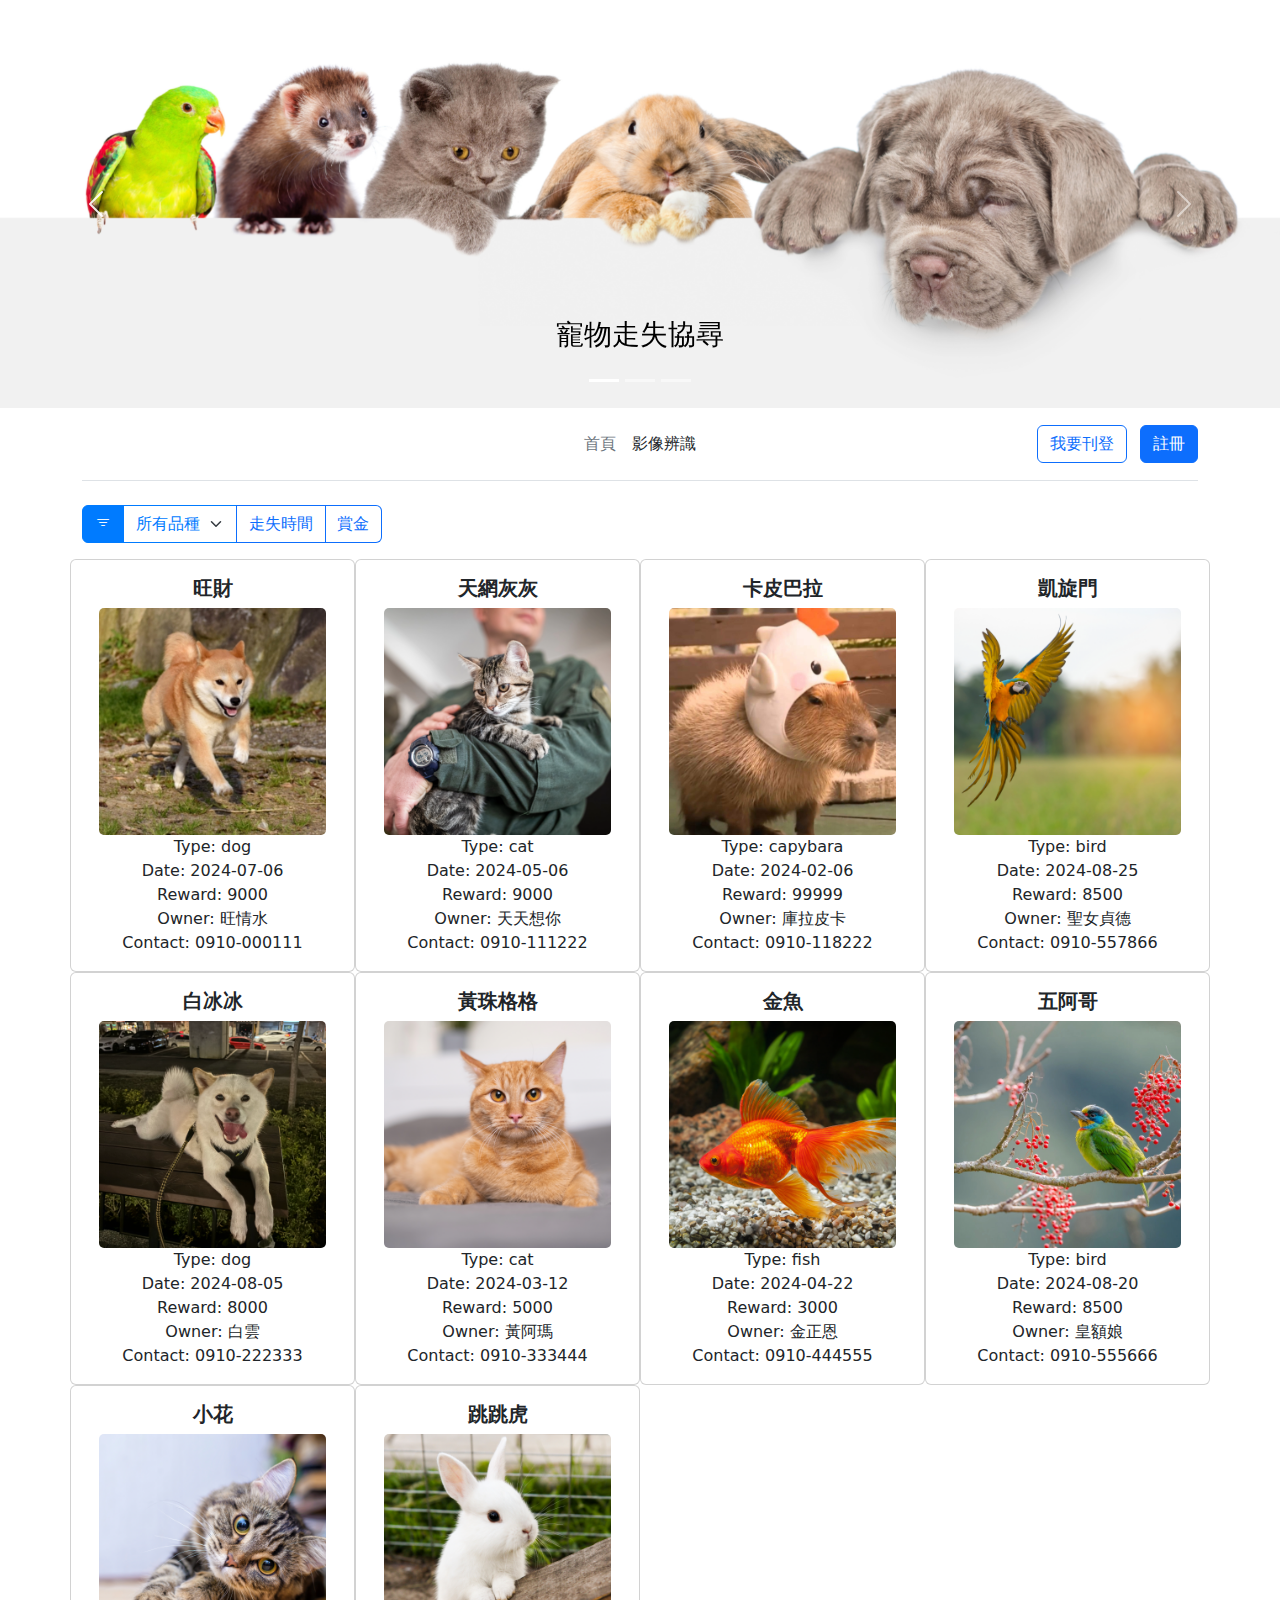
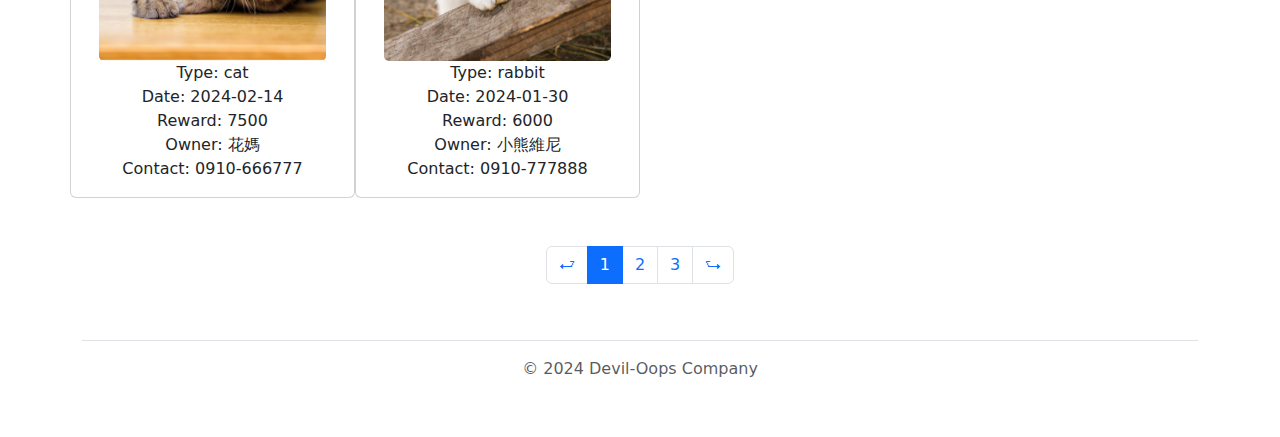
<file: web_all/Index.html>
<!DOCTYPE html>
<html lang="en">

<head>
    <meta charset="UTF-8">
    <meta name="viewport" content="width=device-width, initial-scale=1.0">
    <title>寵物登</title>
    <link href="https://cdn.jsdelivr.net/npm/bootstrap@5.3.3/dist/css/bootstrap.min.css" rel="stylesheet">
    <link rel="stylesheet" href="https://cdn.jsdelivr.net/npm/bootstrap-icons@1.3.0/font/bootstrap-icons.css">
    <link rel="stylesheet" href="style.css">
</head>

<body>

    <!-- Carousel -->
    <div id="demo" class="carousel slide" data-bs-ride="carousel">

        <!-- Indicators/dots -->
        <div class="carousel-indicators">
            <button type="button" data-bs-target="#demo" data-bs-slide-to="0" class="active"></button>
            <button type="button" data-bs-target="#demo" data-bs-slide-to="1"></button>
            <button type="button" data-bs-target="#demo" data-bs-slide-to="2"></button>
        </div>

        <!-- The slideshow/carousel -->
        <div class="carousel-inner">
            <div class="carousel-item active">
                <img src="img/bg01.png" alt="Olympics" class="d-block" style="width:100%" height="auto">
                <div class="carousel-caption">
                    <h3 style="color: black;">寵物走失協尋</h3>
                    <p></p>
                </div>
            </div>
            <div class="carousel-item">
                <img src="img/bg02.png" alt="Olympics" class="d-block" style="width:100%" height="auto">
                <div class="carousel-caption">
                    <h3></h3>
                    <p></p>
                </div>
            </div>
            <div class="carousel-item">
                <img src="img/bg03.png" alt="Los Angeles" class="d-block" style="width:100%" height="auto">
                <div class="carousel-caption">
                    <h3></h3>
                    <p></p>
                </div>
            </div>
        </div>

        <!-- Left and right controls/icons -->
        <button class="carousel-control-prev" type="button" data-bs-target="#demo" data-bs-slide="prev">
            <span class="carousel-control-prev-icon"></span>
        </button>
        <button class="carousel-control-next" type="button" data-bs-target="#demo" data-bs-slide="next">
            <span class="carousel-control-next-icon"></span>
        </button>
    </div>

    <!-- NavBar  -->
    <div class="container">
        <header
            class="d-flex flex-wrap align-items-center justify-content-center justify-content-md-between py-3 mb-4 border-bottom">
            <a href="/" class="d-flex align-items-center col-md-3 mb-2 mb-md-0 text-dark text-decoration-none">
                <svg class="bi me-2" width="40" height="32" role="img" aria-label="Bootstrap">
                    <use xlink:href="#bootstrap"></use>
                </svg>
            </a>

            <ul class="nav col-12 col-md-auto mb-2 justify-content-center mb-md-0">
                <li><a href="Index.html" class="nav-link px-2 link-secondary">首頁</a></li>
                <li><a href="ImageRecognition.html" class="nav-link px-2 link-dark">影像辨識</a></li>
                <li id="uploadLink"><a href="upload.html" class="nav-link px-2 link-dark pri">走失刊登</a></li>
            </ul>




            <div class="col-md-3 text-end">
                <div id="userDropdown" class="dropdown" style="display: none;">
                    <button class="btn btn-secondary dropdown-toggle" type="button" id="dropdownMenuButton"
                        data-bs-toggle="dropdown" aria-expanded="false">
                        <span id="userNameDisplay"></span>，歡迎回來！
                    </button>
                    <ul class="dropdown-menu" aria-labelledby="dropdownMenuButton">
                        <li><a class="dropdown-item" href="#" onclick="logoutUser()">登出</a></li>
                    </ul>
                </div>

                <button type="button" class="btn btn-outline-primary me-2" data-bs-toggle="modal"
                    data-bs-target="#loginModal" id="loginButton">我要刊登</button>
                <button type="button" class="btn btn-primary" data-bs-toggle="modal" data-bs-target="#registerModal"
                    id="registerButton">註冊</button>
            </div>
        </header>
    </div>

    <!-- LoginModal   -->
    <div class="modal fade" id="loginModal" tabindex="-1" aria-labelledby="loginModalLabel" aria-hidden="true">
        <div class="modal-dialog">
            <div class="modal-content">
                <div class="modal-header">
                    <h3 class="modal-title" id="loginModalLabel">會員登入</h3>
                    <button type="button" class="btn-close" data-bs-dismiss="modal" aria-label="Close"></button>
                </div>
                <div class="modal-body">
                    <form class="container">
                        <div class="form-floating mt-3">
                            <input type="email" class="form-control" id="floatingInput" placeholder="name@example.com">
                            <label for="floatingInput">
                                <p>帳號：Email address</p>
                            </label>
                            <small id="emailError" class="text-danger"></small> <!-- 用於顯示帳號錯誤訊息 -->
                        </div>
                        <div class="form-floating mt-3">
                            <input type="password" class="form-control" id="floatingPassword" placeholder="Password">
                            <label for="floatingPassword">
                                <p>密碼：Password</p>
                            </label>
                            <small id="passwordError" class="text-danger"></small> <!-- 用於顯示密碼錯誤訊息 -->
                        </div>
                        <div class="checkbox mb-3">

                            <div class="checkbox-flex">
                                <label>
                                    <input type="checkbox" value="remember-me"> 記得我
                                </label>
                            </div>

                            <div class="a-flex">
                                <a href="javascript:void(0);" style="color: rgb(57, 90, 255);" onclick="openIdentityVerificationModal()">忘記密碼？</a>
                                <a href="javascript:void(0);" style="color: rgb(57, 90, 255);"
                                    onclick="switchToRegisterModal()">還沒註冊？</a>
                            </div>

                        </div>
                        <button class="w-100 btn btn-lg btn-primary" type="button" onclick="loginUser()">登入</button>
                    </form>
                </div>
            </div>
        </div>
    </div>

    <!-- RegisterModal   -->
    <div class="modal fade" id="registerModal" tabindex="-1" aria-labelledby="registerModalLabel" aria-hidden="true">
        <div class="modal-dialog">
            <div class="modal-content">
                <div class="modal-header">
                    <h3 class="modal-title" id="registerModalLabel">會員註冊</h3>
                    <button type="button" class="btn-close" data-bs-dismiss="modal" aria-label="Close"></button>
                </div>
                <div class="modal-body">
                    <form class="container" id="registerForm">
                        <div class="form-floating mt-3">
                            <input type="text" class="form-control" id="regName" placeholder="輸入姓名">
                            <label for="regName">
                                <p>輸入姓名：</p>
                            </label>
                            <small id="nameError" class="text-danger"></small> <!-- 用於顯示錯誤訊息 -->
                        </div>
                        <div class="form-floating mt-3">
                            <input type="tel" class="form-control" id="regPhone" placeholder="輸入電話">
                            <label for="regPhone">
                                <p>輸入電話：</p>
                            </label>
                            <small id="phoneError" class="text-danger"></small> <!-- 用於顯示錯誤訊息 -->
                        </div>
                        <div class="form-floating mt-3">
                            <input type="email" class="form-control" id="regEmail" placeholder="name@example.com">
                            <label for="regEmail">
                                <p>輸入信箱：Email address</p>
                            </label>
                            <small id="register_emailError" class="text-danger"></small> <!-- 用於顯示錯誤訊息 -->
                        </div>
                        <div class="form-floating mt-3">
                            <input type="password" class="form-control" id="regPassword" placeholder="Password">
                            <label for="regPassword">
                                <p>輸入密碼：Password</p>
                            </label>
                            <small id="register_passwordError" class="text-danger"></small> <!-- 用於顯示錯誤訊息 -->
                        </div>
                    </form>
                </div>
                <div class="modal-footer">
                    <button type="button" class="btn btn-secondary" data-bs-dismiss="modal"
                        onclick="allgone()">重新填寫</button>
                    <button type="button" class="btn btn-primary" onclick="registerUser()">送出</button>
                </div>
            </div>
        </div>
    </div>

    <!-- Identity Verification Modal -->
    <div class="modal fade" id="identityVerificationModal" tabindex="-1"
        aria-labelledby="identityVerificationModalLabel" aria-hidden="true">
        <div class="modal-dialog">
            <div class="modal-content">
                <div class="modal-header">
                    <h3 class="modal-title" id="identityVerificationModalLabel">註冊確認</h3>
                    <button type="button" class="btn-close" data-bs-dismiss="modal" aria-label="Close"></button>
                </div>
                <div class="modal-body">
                    <form id="identityVerificationForm" class="container">
                        <div class="form-floating mt-3">
                            <input type="email" class="form-control" id="verificationEmail"
                                placeholder="name@example.com">
                            <label for="verificationEmail">
                                <p>請輸入您的電子郵件地址：</p>
                            </label>
                            <small id="verificationEmailError" class="text-danger"></small>
                        </div>
                    </form>
                </div>
                <div class="modal-footer">
                    <button type="button" class="btn btn-primary" onclick="verifyIdentity()">送出</button>
                </div>
            </div>
        </div>
    </div>

    <!-- Sorting Dropdown -->
    <div class="container mt-3">
        <div style="width: 300px;">
            <div class="input-group">
                <span class="input-group-text"
                    style="border: 1px solid #007bff; background-color: #007bff;color: aliceblue;"><i
                        class="bi bi-filter"></i></span>
                <select class="form-select" style="border: 1px solid #007bff;color: #007bff;"
                    onchange="typeSort(this.value)">
                    <option value="name">所有品種</option>
                    <option value="dog">Dog</option>
                    <option value="cat">Cat</option>
                    <option value="other">Other</option>
                </select>
                <button class="btn btn-outline-primary" onclick="dateSort('gold')">走失時間</button>
                <button class="btn btn-outline-primary" style="border-left: white;"
                    onclick="rewardSort('total')">賞金</button>
            </div>

        </div>
    </div>

    <!-- Country introduction -->
    <div class="container mt-3">
        <div id="medals"></div>
        <div id="m"></div>
    </div>

    <!-- Pagination -->
    <div class="container mt-5 ">
        <nav aria-label="...">
            <ul class="pagination justify-content-center">
                <li class="page-item"><a class="page-link" href="#">⮐</a></li>
                <li class="page-item active" aria-current="page">
                    <span class="page-link">1</span>
                </li>
                <li class="page-item"><a class="page-link" href="#">2</a></li>
                <li class="page-item"><a class="page-link" href="#">3</a></li>
                <li class="page-item"><a class="page-link" href="#">⮑</a></li>
            </ul>
        </nav>
    </div>

    <!-- Footer -->
    <div class="container">
        <footer class="py-3 my-4">
            <ul class="nav justify-content-center border-bottom pb-3 mb-3"></ul>
            <p class="text-center text-muted">© 2024 Devil-Oops Company</p>
        </footer>
    </div>

    <script src="sor3.js"></script>
    <script src="user1.js"></script> <!-- 新增的登入註冊的JavaScript檔案 -->
    <script src="https://cdn.jsdelivr.net/npm/bootstrap@5.3.3/dist/js/bootstrap.bundle.min.js"></script>
</body>

</html>
</file>
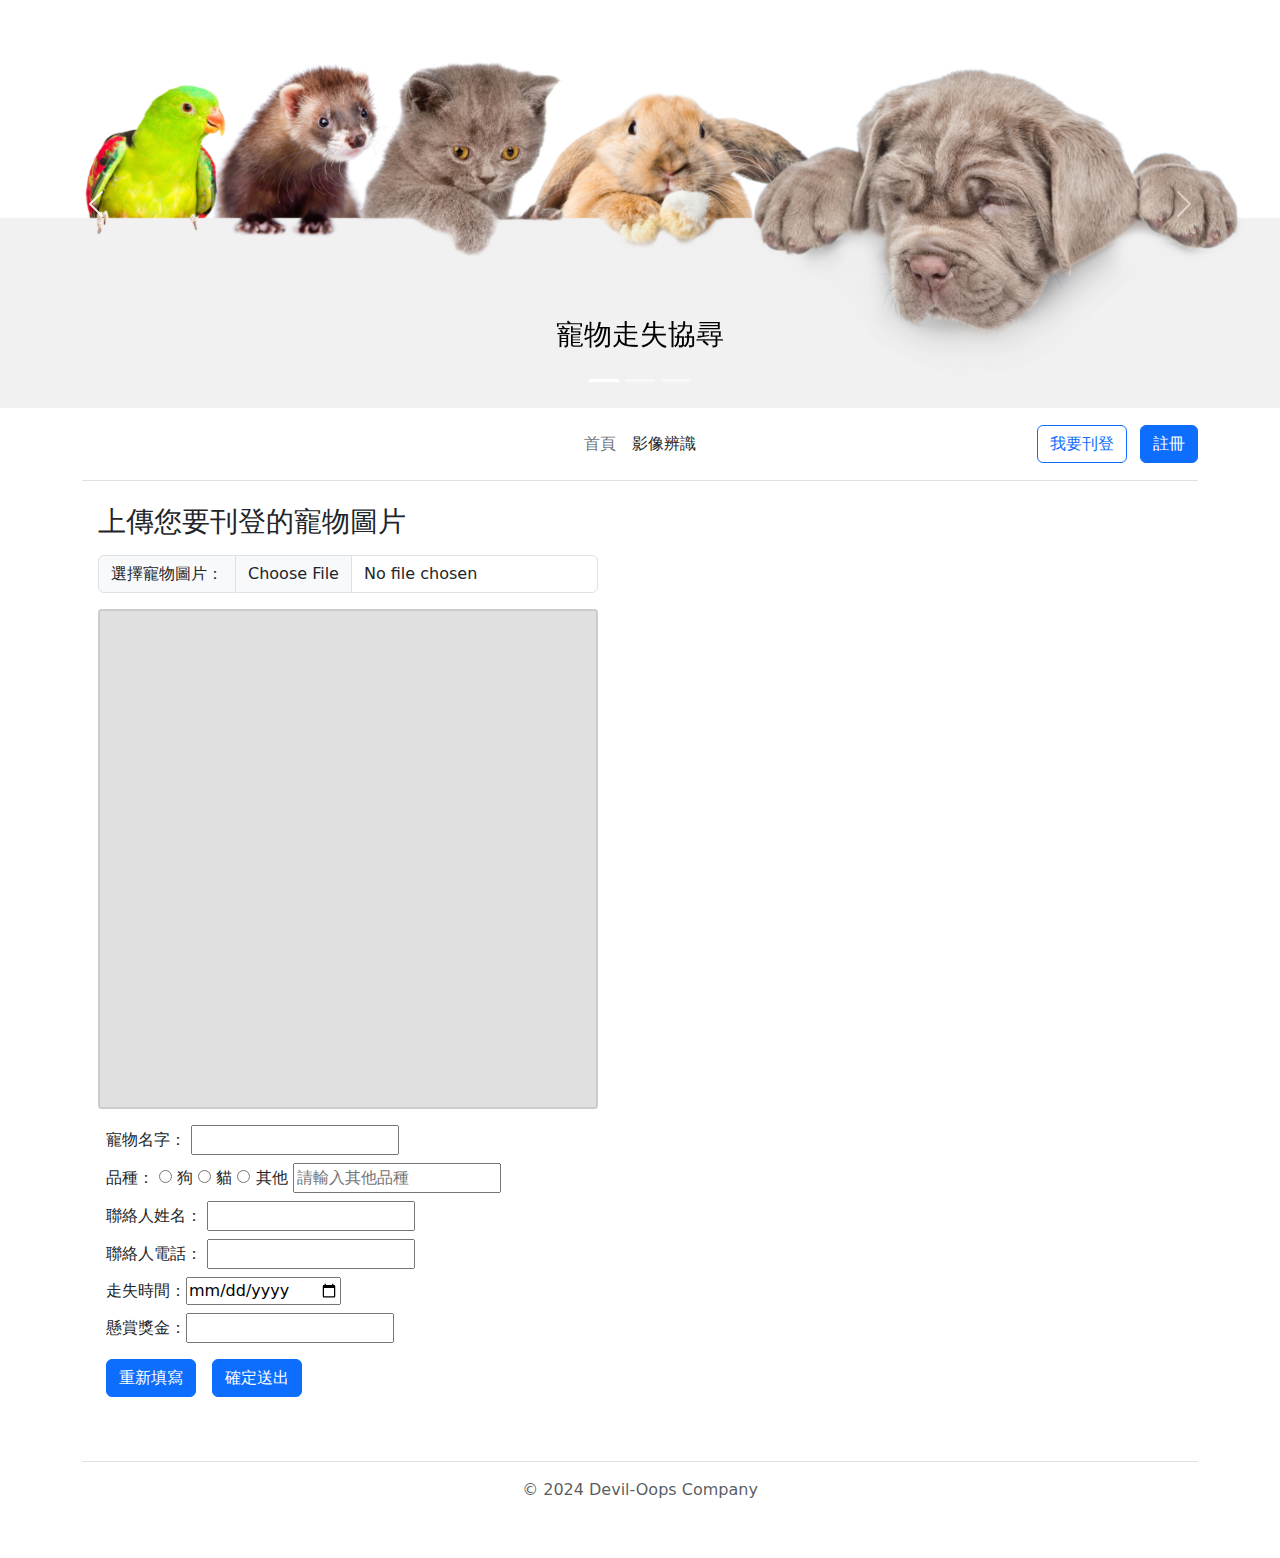
<file: web_all/upload.html>
<!DOCTYPE html>
<html lang="zh-Hant">

<head>
    <meta charset="UTF-8">
    <meta name="viewport" content="width=device-width, initial-scale=1.0">
    <title>上傳寵物圖片</title>
    <link href="https://cdn.jsdelivr.net/npm/bootstrap@5.3.3/dist/css/bootstrap.min.css" rel="stylesheet">
    <link rel="stylesheet" href="https://cdn.jsdelivr.net/npm/bootstrap-icons@1.3.0/font/bootstrap-icons.css">
    <link rel="stylesheet" href="style.css">
    <link rel="stylesheet" href="upload.css">

</head>

<body>

    <!-- Carousel -->
    <div id="demo" class="carousel slide" data-bs-ride="carousel">

        <!-- Indicators/dots -->
        <div class="carousel-indicators">
            <button type="button" data-bs-target="#demo" data-bs-slide-to="0" class="active"></button>
            <button type="button" data-bs-target="#demo" data-bs-slide-to="1"></button>
            <button type="button" data-bs-target="#demo" data-bs-slide-to="2"></button>
        </div>

        <!-- The slideshow/carousel -->
        <div class="carousel-inner">
            <div class="carousel-item active">
                <img src="img/bg01.png" alt="Olympics" class="d-block" style="width:100%" height="auto">
                <div class="carousel-caption">
                    <h3 style="color: black;">寵物走失協尋</h3>
                    <p></p>
                </div>
            </div>
            <div class="carousel-item">
                <img src="img/bg02.png" alt="Olympics" class="d-block" style="width:100%" height="auto">
                <div class="carousel-caption">
                    <h3></h3>
                    <p></p>
                </div>
            </div>
            <div class="carousel-item">
                <img src="img/bg03.png" alt="Los Angeles" class="d-block" style="width:100%" height="auto">
                <div class="carousel-caption">
                    <h3></h3>
                    <p></p>
                </div>
            </div>
        </div>

        <!-- Left and right controls/icons -->
        <button class="carousel-control-prev" type="button" data-bs-target="#demo" data-bs-slide="prev">
            <span class="carousel-control-prev-icon"></span>
        </button>
        <button class="carousel-control-next" type="button" data-bs-target="#demo" data-bs-slide="next">
            <span class="carousel-control-next-icon"></span>
        </button>
    </div>

    <!-- NavBar  -->
    <div class="container">
        <header
            class="d-flex flex-wrap align-items-center justify-content-center justify-content-md-between py-3 mb-4 border-bottom">
            <a href="/" class="d-flex align-items-center col-md-3 mb-2 mb-md-0 text-dark text-decoration-none">
                <svg class="bi me-2" width="40" height="32" role="img" aria-label="Bootstrap">
                    <use xlink:href="#bootstrap"></use>
                </svg>
            </a>

            <ul class="nav col-12 col-md-auto mb-2 justify-content-center mb-md-0">
                <li><a href="Index.html" class="nav-link px-2 link-secondary">首頁</a></li>
                <li><a href="ImageRecognition.html" class="nav-link px-2 link-dark">影像辨識</a></li>
                <li id="uploadLink"><a href="upload.html" class="nav-link px-2 link-dark">走失刊登</a></li>
            </ul>

            <div class="col-md-3 text-end">
                <div id="userDropdown" class="dropdown" style="display: none;">
                    <button class="btn btn-secondary dropdown-toggle" type="button" id="dropdownMenuButton"
                        data-bs-toggle="dropdown" aria-expanded="false">
                        <span id="userNameDisplay"></span>，歡迎回來！
                    </button>
                    <ul class="dropdown-menu" aria-labelledby="dropdownMenuButton">
                        <li><a class="dropdown-item" href="#" onclick="logoutUser()">登出</a></li>
                    </ul>
                </div>

                <button type="button" class="btn btn-outline-primary me-2" data-bs-toggle="modal"
                    data-bs-target="#loginModal" id="loginButton">我要刊登</button>
                <button type="button" class="btn btn-primary" data-bs-toggle="modal" data-bs-target="#registerModal"
                    id="registerButton">註冊</button>
            </div>
        </header>
    </div>

    <!-- LoginModal   -->
    <div class="modal fade" id="loginModal" tabindex="-1" aria-labelledby="loginModalLabel" aria-hidden="true">
        <div class="modal-dialog">
            <div class="modal-content">
                <div class="modal-header">
                    <h3 class="modal-title" id="loginModalLabel">會員登入</h3>
                    <button type="button" class="btn-close" data-bs-dismiss="modal" aria-label="Close"></button>
                </div>
                <div class="modal-body">
                    <form class="container">
                        <div class="form-floating mt-3">
                            <input type="email" class="form-control" id="floatingInput" placeholder="name@example.com">
                            <label for="floatingInput">
                                <p>帳號：Email address</p>
                            </label>
                            <small id="emailError" class="text-danger"></small> <!-- 用於顯示帳號錯誤訊息 -->
                        </div>
                        <div class="form-floating mt-3">
                            <input type="password" class="form-control" id="floatingPassword" placeholder="Password">
                            <label for="floatingPassword">
                                <p>密碼：Password</p>
                            </label>
                            <small id="passwordError" class="text-danger"></small> <!-- 用於顯示密碼錯誤訊息 -->
                        </div>
                        <div class="checkbox mb-3">

                            <div class="checkbox-flex">
                                <label>
                                    <input type="checkbox" value="remember-me"> 記得我
                                </label>
                            </div>

                            <div class="a-flex">
                                <a href="javascript:void(0);" style="color: rgb(57, 90, 255);" onclick="openIdentityVerificationModal()">忘記密碼？</a>
                                <a href="javascript:void(0);" style="color: rgb(57, 90, 255);"
                                    onclick="switchToRegisterModal()">還沒註冊？</a>
                            </div>

                        </div>
                        <button class="w-100 btn btn-lg btn-primary" type="button" onclick="loginUser()">登入</button>
                    </form>
                </div>
            </div>
        </div>
    </div>

    <!-- RegisterModal   -->
    <div class="modal fade" id="registerModal" tabindex="-1" aria-labelledby="registerModalLabel" aria-hidden="true">
        <div class="modal-dialog">
            <div class="modal-content">
                <div class="modal-header">
                    <h3 class="modal-title" id="registerModalLabel">會員註冊</h3>
                    <button type="button" class="btn-close" data-bs-dismiss="modal" aria-label="Close"></button>
                </div>
                <div class="modal-body">
                    <form class="container" id="registerForm">
                        <div class="form-floating mt-3">
                            <input type="text" class="form-control" id="regName" placeholder="輸入姓名">
                            <label for="regName">
                                <p>輸入姓名：</p>
                            </label>
                            <small id="nameError" class="text-danger"></small> <!-- 用於顯示錯誤訊息 -->
                        </div>
                        <div class="form-floating mt-3">
                            <input type="tel" class="form-control" id="regPhone" placeholder="輸入電話">
                            <label for="regPhone">
                                <p>輸入電話：</p>
                            </label>
                            <small id="phoneError" class="text-danger"></small> <!-- 用於顯示錯誤訊息 -->
                        </div>
                        <div class="form-floating mt-3">
                            <input type="email" class="form-control" id="regEmail" placeholder="name@example.com">
                            <label for="regEmail">
                                <p>輸入信箱：Email address</p>
                            </label>
                            <small id="register_emailError" class="text-danger"></small> <!-- 用於顯示錯誤訊息 -->
                        </div>
                        <div class="form-floating mt-3">
                            <input type="password" class="form-control" id="regPassword" placeholder="Password">
                            <label for="regPassword">
                                <p>輸入密碼：Password</p>
                            </label>
                            <small id="register_passwordError" class="text-danger"></small> <!-- 用於顯示錯誤訊息 -->
                        </div>
                    </form>
                </div>
                <div class="modal-footer">
                    <button type="button" class="btn btn-secondary" data-bs-dismiss="modal"
                        onclick="allgone()">重新填寫</button>
                    <button type="button" class="btn btn-primary" onclick="registerUser()">送出</button>
                </div>
            </div>
        </div>
    </div>

    <!-- Identity Verification Modal -->
    <div class="modal fade" id="identityVerificationModal" tabindex="-1"
        aria-labelledby="identityVerificationModalLabel" aria-hidden="true">
        <div class="modal-dialog">
            <div class="modal-content">
                <div class="modal-header">
                    <h3 class="modal-title" id="identityVerificationModalLabel">註冊確認</h3>
                    <button type="button" class="btn-close" data-bs-dismiss="modal" aria-label="Close"></button>
                </div>
                <div class="modal-body">
                    <form id="identityVerificationForm" class="container">
                        <div class="form-floating mt-3">
                            <input type="email" class="form-control" id="verificationEmail"
                                placeholder="name@example.com">
                            <label for="verificationEmail">
                                <p>請輸入您的電子郵件地址：</p>
                            </label>
                            <small id="verificationEmailError" class="text-danger"></small>
                        </div>
                    </form>
                </div>
                <div class="modal-footer">
                    <button type="button" class="btn btn-primary" onclick="verifyIdentity()">送出</button>
                </div>
            </div>
        </div>
    </div>

    <!-- UploadData -->
    <div class="">

        <div class="container mt-3">

            <div class="content-flex-center">

                <!-- 圖片上傳 -->
                <div class="flex-center">
                    <h3 class="m-3">上傳您要刊登的寵物圖片</h3>
                    <div class="input-group m-3" id="img-input">
                        <label class="input-group-text" for="petImageInput">選擇寵物圖片：</label>
                        <input class="form-control" type="file" id="petImageInput" accept="image/*">
                    </div>
                    <div class="m-3" id="preview"></div>
                </div>

                <!-- 資料輸入 -->
                <div class="data-input">
                    <div class="m-3">
                        <form>
                            <div class=" input-group m-2">
                                <label for="">寵物名字：
                                    <input type="text" name="" id="petname">
                                </label>
                            </div>

                            <div class="m-2">
                                <label>品種：
                                    <input type="radio" id="pname1" value="dog" name="breed"> 狗
                                    <input type="radio" id="pname2" value="cat" name="breed"> 貓
                                    <input type="radio" id="pname3" value="other" name="breed"> 其他
                                    <input type="text" id="otherbreed" placeholder="請輸入其他品種" name="breed_other">
                                </label>
                            </div>

                            <div class="m-2">
                                <label for="memberName">聯絡人姓名：</label>
                                <input type="text" id="memberName" name="memberName" readonly>
                            </div>

                            <div class="m-2">
                                <label for="memberPhone">聯絡人電話：</label>
                                <input type="tel" id="memberPhone" name="memberPhone" readonly>
                            </div>

                            <div class="m-2">
                                <label for="">走失時間：<input type="date" id="lostdate"></label>
                            </div>

                            <div class="m-2">
                                <label for="">懸賞獎金：<input type="text" id="reward"></label>
                            </div>

                            <div class="d-flex justify-content-start">
                                <button type="submit" class="btn btn-primary m-2">重新填寫</button>
                                <button id="submitPetButton" type="submit" class="btn btn-primary m-2">確定送出</button>
                            </div>
                        </form>

                    </div>

                </div>
            </div>
        </div>

    </div>

    <!-- Footer -->
    <div class="container">
        <footer class="py-3 my-4">
            <ul class="nav justify-content-center border-bottom pb-3 mb-3"></ul>
            <p class="text-center text-muted">© 2024 Devil-Oops Company</p>
        </footer>
    </div>


    <script src="upload.js"></script>
    <script src="user1.js"></script>
    <script src="https://cdn.jsdelivr.net/npm/bootstrap@5.3.3/dist/js/bootstrap.bundle.min.js"></script>
</body>

</html>
</file>
<file: web_all/style.css>
div.checkbox-flex{
    display: flex;
    justify-content: flex-end;
}


div a {
    color: black; /* 默認顏色 */
    text-decoration: none; /* 去掉底線 */
}

a:hover {
    color: blue; /* 懸停時顏色 */
}

a:active {
    color: red; /* 點擊時顏色 */
}


div.img-flex{
    display: flex;
    justify-content: center;
}


/* new */

div.mg-use{
    margin: 10px;
    border: #CD7F32 solid;
}

.button_block {
    margin: 20px;
 
    /*border: 1px solid saddlebrown;*/
}
.gold {
    background-color: #FFD700;
    width: 33.33%;
    padding: 5px;
}

.silver {
    background-color: #C0C0C0;;
    width: 33.33%;
    padding: 5px;
}

.brown {
    background-color: #CD7F32;
    width: 33.33%;
    padding: 5px;
}

.medal_list {
    display: flex;
    justify-content: center;

    border: 1px solid #000;
}
</file>
<file: web_all/upload.css>
#preview img {
    object-fit: cover;
    /* 保持圖片中心，裁剪溢出部分 */
    width: 500px;
    /* 固定寬度為300px */
    height: 500px;
    /* 固定高度為300px，形成正方形 */
}


.flex-center {
    display: block;
    justify-content: center;
}

#preview {
    width: 500px;
    height: 500px;
    border: 2px solid #ccc;
    border-radius: 4px;
    background-color: #e0e0e0;
}

#img-input{
    width: 500px;
}

.data-input{

}

/* 其他樣式... */

@media (max-width: 768px) {
    .flex-center .input-group {
        width: 400px;
    }
    #preview {
        width: 400px;
        height: 400px;
    }

    #img-input{
        width: 400px;
    }

}
</file>
